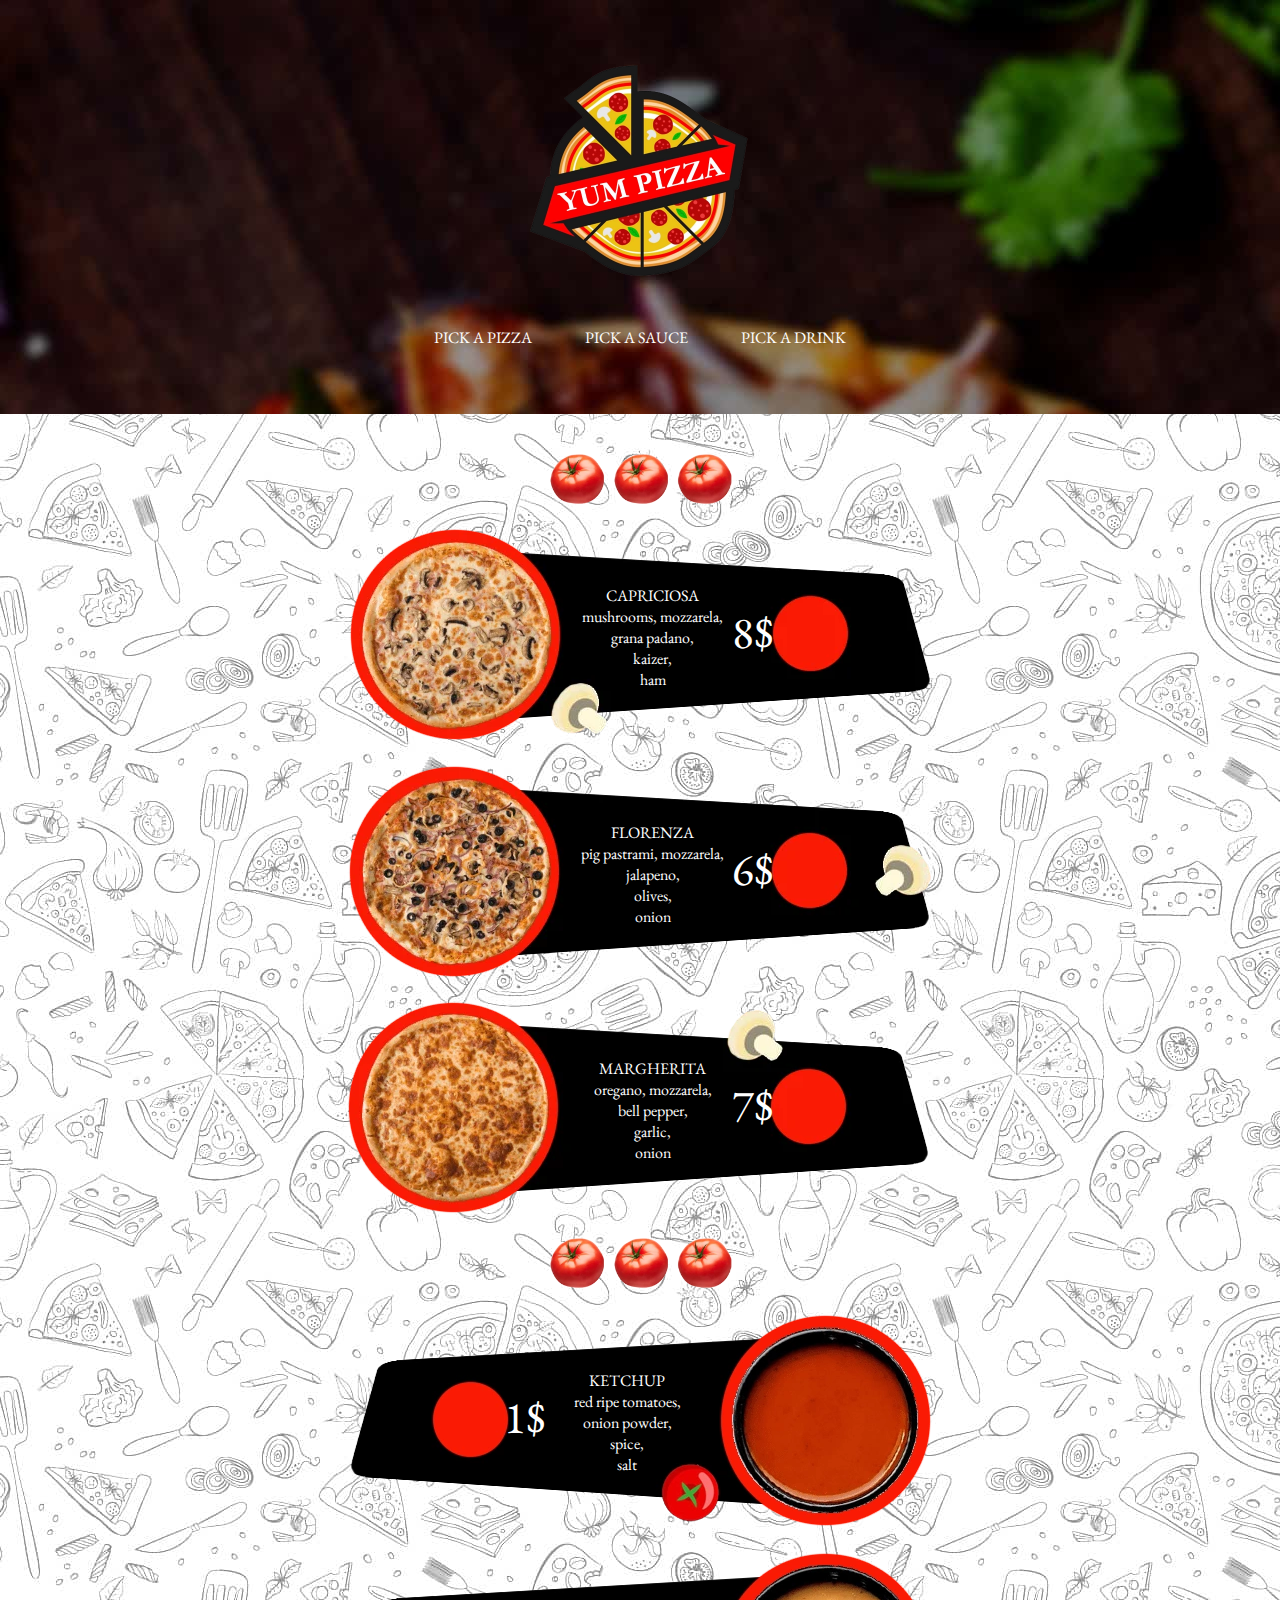
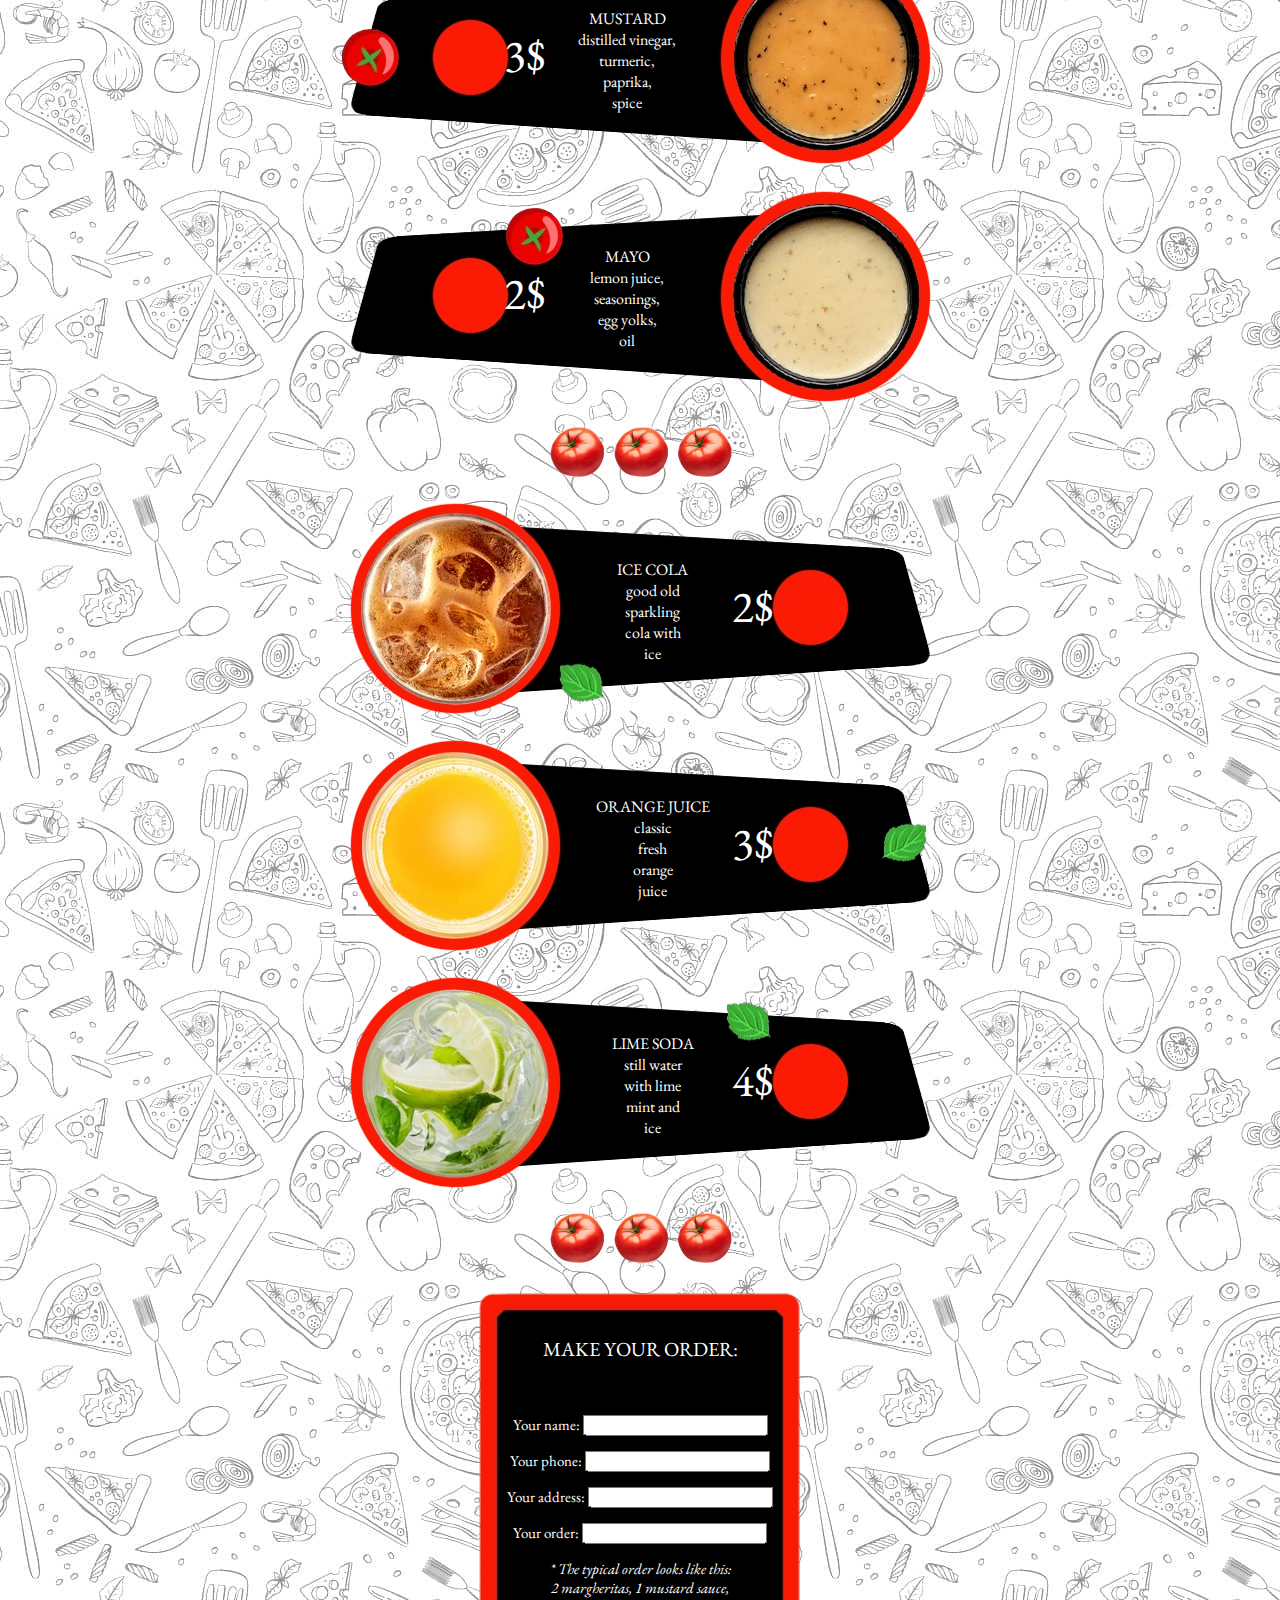
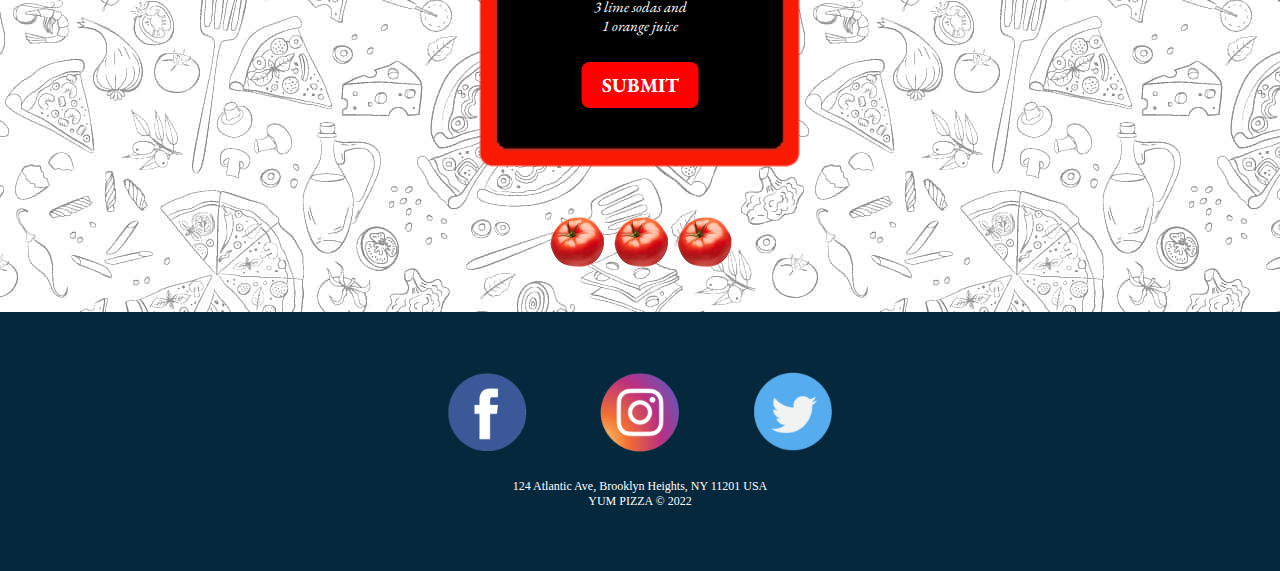
<file: index.html>
<!DOCTYPE html>
<html lang="en" dir="ltr">
  <head>
    <meta charset="utf-8">
    <title>&#8226; YUM PIZZA &#8226;</title>
    <link rel="stylesheet"
          type="text/css"
          href="styles/styles.css">
    <link rel="icon" href="images/favicon.ico">
    <link href="https://fonts.googleapis.com/css2?family=EB+Garamond:wght@600&display=swap" rel="stylesheet">
  </head>
<!-- This is the top container with a logo and three buttons -->
  <body style="background-image: url('images/yum-background.jpg');">
     <div class="top-container"
          style="background-image: url('images/yum-header-image.jpg');">
          <img class="top-logo" src="images/yum-logo.webp" alt="cloud-img" description="pizza-logo">
          <p><a class="header-link" href="#title-1">PICK A PIZZA</a>
          <a class="header-link" href="#title-2">PICK A SAUCE</a>
          <a class="header-link" href="#title-3">PICK A DRINK</a>
     </div>
<!-- This is the first divider that parts the blocks -->
     <span id="title-1"><img class="divider-1" src="images/yum-divider.webp" alt="divider-img"></span>
<!-- This is the second container with the 1st pizza -->
     <div class="first-container">
          <img class="pizzas" src="images/pizza-1.webp" alt="pizza-capriciosa-img">
          <div class="centered-1">CAPRICIOSA <br>mushrooms, mozzarela, <br>grana padano, <br>kaizer, <br>ham</div>
          <div class="centered-2">8$</div>
     </div>
    
<!-- This is the second container with the 2nd pizza -->
    
     <div class="second-container">
          <img class="pizzas" src="images/pizza-2.webp" alt="pizza-florenza-img">
          <div class="centered-1">FLORENZA <br>pig pastrami, mozzarela, <br>jalapeno, <br>olives, <br>onion</div>
          <div class="centered-2">6$</div>
     </div>
    
<!-- This is the third container with the 3rd pizza -->
    
     <div class="third-container">
          <img class="pizzas" src="images/pizza-3.webp" alt="pizza-margherita-img">
          <div class="centered-1">MARGHERITA <br>oregano, mozzarela, <br>bell pepper, <br>garlic, <br>onion</div>
          <div class="centered-2">7$</div>
     </div>
    
<!-- This is the second divider that parts the blocks -->
    
     <span id="title-2"><img class="divider-2" src="images/yum-divider.webp" alt="divider-img"></span>
    
<!-- This is the fourth container with the 1st sauce -->
    
     <div class="fourth-container">
          <img class="sauces" src="images/sauce-1.webp" alt="sauce-ketchup-img">
          <div class="centered-3">KETCHUP <br>red ripe tomatoes, <br>onion powder, <br>spice, <br>salt</div>
          <div class="centered-4">1$</div>
     </div>
    
<!-- This is the fifth container with the 2nd sauce -->
    
     <div class="fifth-container">
          <img class="sauces" src="images/sauce-2.webp" alt="sauce-mustard-img">
          <div class="centered-3">MUSTARD <br>distilled vinegar, <br>turmeric, <br>paprika, <br>spice</div>
          <div class="centered-4">3$</div>
     </div>
    
<!-- This is the sixth container with the 3rd sauce -->
    
     <div class="sixth-container">
          <img class="sauces" src="images/sauce-3.webp" alt="sauce-mayo-img">
          <div class="centered-3">MAYO <br>lemon juice, <br>seasonings, <br>egg yolks, <br>oil</div>
          <div class="centered-4">2$</div>
     </div>
    
<!-- This is the third divider that parts the blocks -->
    
     <span id="title-3"><img class="divider-2" src="images/yum-divider.webp" alt="divider-img"></span>
<!-- This is the seventh container with the 1st drink -->
     <div class="first-container">
          <img class="drinks" src="images/drink-1.webp" alt="drink-ice-cola-img">
          <div class="centered-1">ICE COLA <br>good old <br>sparkling <br>cola with <br>ice</div>
          <div class="centered-2">2$</div>
     </div>
    
<!-- This is the eighth container with the 2nd drink -->
    
     <div class="second-container">
          <img class="drinks" src="images/drink-2.webp" alt="drink-orange-juice-img">
          <div class="centered-1">ORANGE JUICE <br>classic <br>fresh <br>orange <br>juice</div>
          <div class="centered-2">3$</div>
     </div>
    
<!-- This is the nineth container with the 3rd drink -->
    
     <div class="third-container">
          <img class="drinks" src="images/drink-3.webp" alt="drink-lime-soda-img">
          <div class="centered-1">LIME SODA <br>still water <br>with lime <br>mint and <br>ice</div>
          <div class="centered-2">4$</div>
     </div>
    
<!-- This is the fourth divider that parts the blocks -->
    
     <span id="title-3"><img class="divider-2" src="images/yum-divider.webp" alt="divider-img"></span>
    
<!-- This is the tenth container with the order form -->
    
     <div class="order-form">
          <img class="form" src="images/yum-form.webp" alt="order-form-img" width="350px;">
          <div class="centered-form-1">MAKE YOUR ORDER:</div>
          <div class="centered-form-2">
            <form>
              <label>Your name:</label>
              <input type="text">
              <p>
              <label>Your phone:</label>
              <input type="text">
              <p>
              <label>Your address:</label>
              <input type="text">
              <p>
              <label>Your order:</label>
              <input type="text">
              <p><i>* The typical order looks like this: <br>2 margheritas, 1 mustard sauce, <br>3 lime sodas and <br>1 orange juice</i>
            </form>
          </div>
          <div class="centered-form-3"><a class="btn" href="">SUBMIT</a></div>
     </div>
    
<!-- This is the fifth divider that parts the blocks -->
    
     <img class="divider-3" src="images/yum-divider.webp" alt="divider-img">
<!-- This is the footer of the website -->
    <div class="footer-container">
      <a href="https://www.facebook.com/"><img class="social-icons" src="images/facebook-logo.png" alt="facebook-icon"></a>
      <a href="https://instagram.com/"><img class="social-icons" src="images/instagram-logo.png" alt="instagram-icon"></a>
      <a href="https://www.twitter.com/"><img class="social-icons" src="images/twitter-logo.png" alt="twitter-icon"></a>
      <p class="copyright">124 Atlantic Ave, Brooklyn Heights, NY 11201 USA <br>YUM PIZZA © 2022</p>
    </div>
  </body>
</html>
</file>
<file: styles/styles.css>
body {
  color: #40514E;
  margin: 0;
  text-align: center;
  font-family: 'EB Garamond', serif;
  font-size: 16px;
}

a {
  text-decoration: none;
  color: white;
  margin: 25px;
}

.top-logo {
  height: 256px;
  width: 256px;
  display: inline-block;
  margin: auto;
}

.top-container {
  background-color: #293462;
  padding: 50px;
}

.divider-1 {
  width: 200px;
  height: 70px;
  margin-top: 30px;
}

/* --- First pizza --- */
.first-container {
  position: relative;
  text-align: center;
  color: white;
}

.centered-1 {
  color: white;
  position: absolute;
  top: 50%;
  left: 51%;
  transform: translate(-50%, -50%);
}

.centered-2 {
  color: white;
  font-size: 45px;
  position: absolute;
  top: 48%;
  left: 58.8%;
  transform: translate(-50%, -50%);
}

/* --- Second pizza --- */
.second-container {
  position: relative;
  text-align: center;
  color: white;
}

/* --- Third pizza --- */
.third-container {
  position: relative;
  text-align: center;
  color: white;
}

.divider-2 {
  width: 200px;
  height: 70px;
}

/* --- First sauce --- */
.fourth-container {
  position: relative;
  text-align: center;
  color: white;
}

.centered-3 {
  color: white;
  position: absolute;
  top: 50%;
  left: 49%;
  transform: translate(-50%, -50%);
}

.centered-4 {
  color: white;
  font-size: 45px;
  position: absolute;
  top: 48%;
  left: 41%;
  transform: translate(-50%, -50%);
}

/* --- Second sauce --- */
.fifth-container {
  position: relative;
  text-align: center;
  color: white;
}

/* --- Third sauce --- */
.sixth-container {
  position: relative;
  text-align: center;
  color: white;
}

/* --- Order form --- */
.order-form {
  position: relative;
  text-align: center;
  color: white;
}

.centered-form {
  color: white;
  position: absolute;
  top: 50%;
  left: 51%;
  transform: translate(-50%, -50%);
}

.centered-form-1 {
  color: white;
  font-size: 20px;
  position: absolute;
  top: 14%;
  left: 50%;
  transform: translate(-50%, -50%);
}

.centered-form-2 {
  color: white;
  font-size: 15px;
  position: absolute;
  top: 50%;
  left: 50%;
  transform: translate(-50%, -50%);
}

.centered-form-3 {
  position: absolute;
  top: 80%;
  left: 50%;
  transform: translate(-50%, -50%);
}

.footer-container {
  background-color: #06283D;
  padding: 50px;
}

.btn {
  background: red;
  background-image: -webkit-linear-gradient(top, #11cdd4, #1999e);
  background-image: -moz-linear-gradient(top, #11cdd4, #1999e);
  background-image: -ms-linear-gradient(top, #11cdd4, #1999e);
  background-image: -o-linear-gradient(top, #11cdd4, #1999e);
  background-image: linear-gradient(to bottom, #11cdd4, #1999e);
  -webkit-border-radius: 8;
  -moz-border-radius: 8;
  border-radius: 8px;
  font-family: 'EB Garamond', serif;
  font-weight: bold;
  color: white;
  font-size: 20px;
  padding: 10px 20px 10px 20px;
  text-decoration: none;
}

.btn:hover {
  background: darkred;
  text-decoration: none;
}

.divider-3 {
  width: 200px;
  height: 70px;
  margin-top: 20px;
  margin-bottom: 30px;
}

.social-icons {
  width: 100px;
  height: 100px;
}

.copyright {
  font-family: Calibri;
  font-size: 12px;
  color: white;
}
</file>
